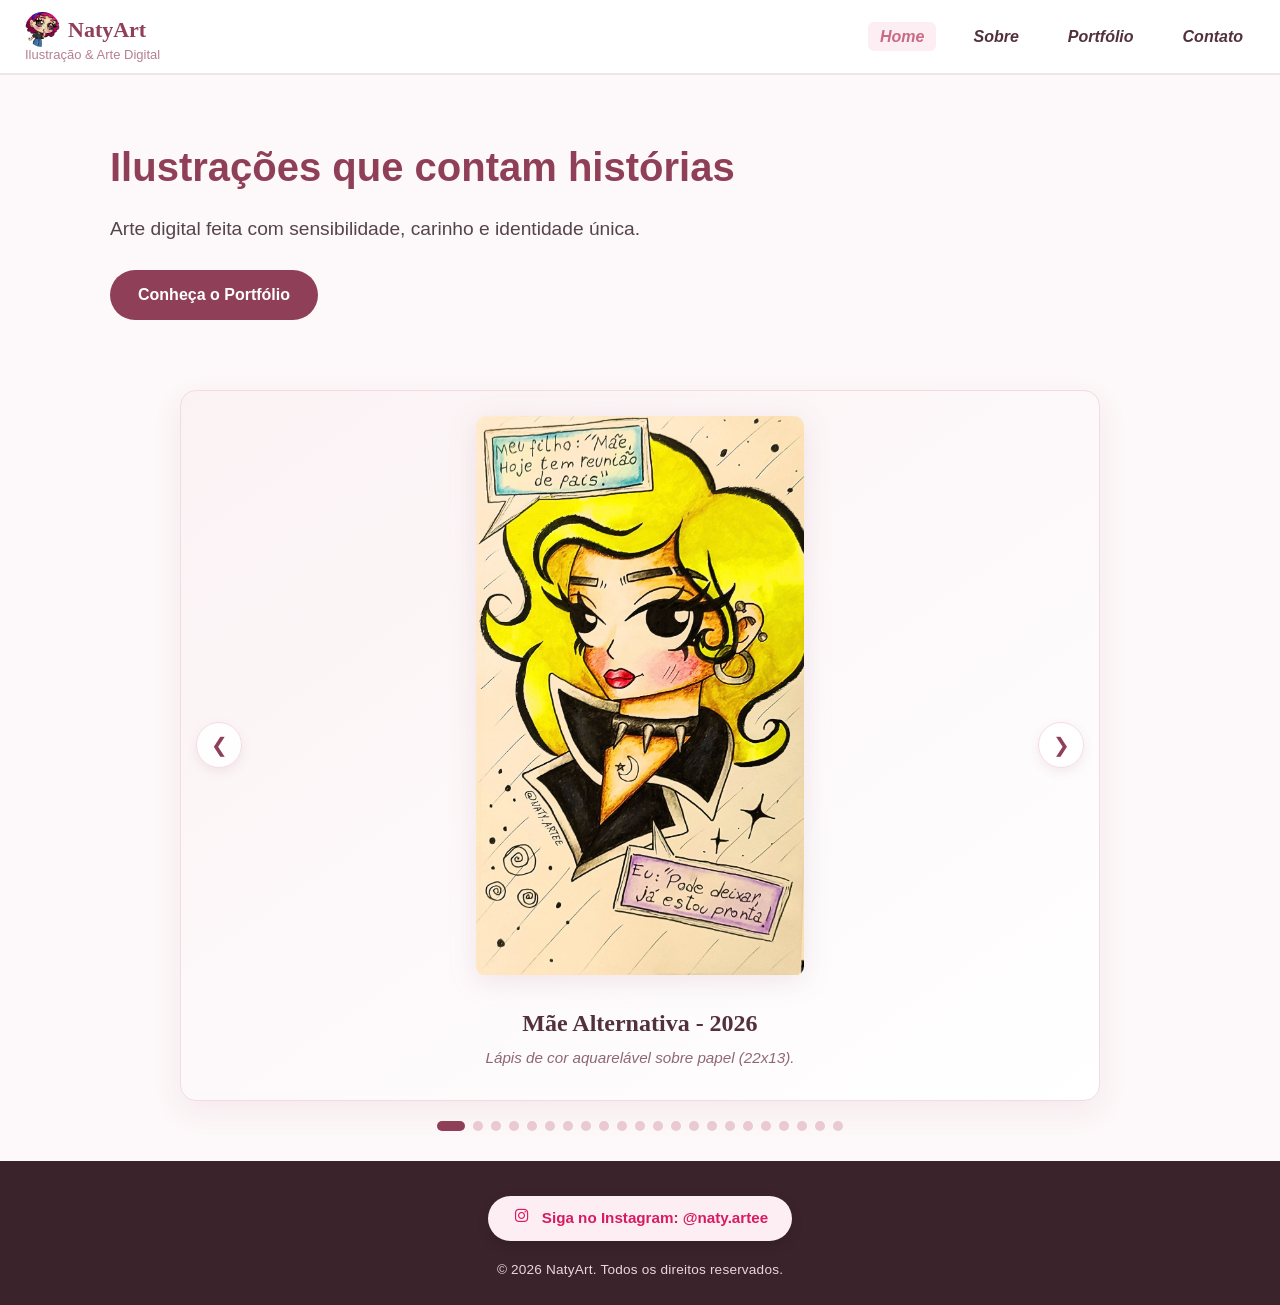
<file: index.html>
<!DOCTYPE html>
<html lang="pt-BR">
<head>
    <meta charset="UTF-8">
    <meta name="viewport" content="width=device-width, initial-scale=1.0">
    <title>NatyArt | Ilustração & Arte Digital</title>

    <!-- Biblioteca de Ícones (Font Awesome CDN) -->
    <link rel="stylesheet" href="https://cdnjs.cloudflare.com/ajax/libs/font-awesome/6.5.1/css/all.min.css" integrity="sha512-DTOQO9RWCH3ppGqcWaEA1BIZOC6xxalwEsw9c2QQeAIftl+Vegovlnee1c9QX4TctnWMn13TZye+giMm8e2LwA==" crossorigin="anonymous" referrerpolicy="no-referrer" />
	
    <!-- Link para a folha de estilos na pasta css/ -->
    <link rel="stylesheet" href="css/style.css">
	<link rel="icon" href="png/logo.png" type="image/png">
</head>
<body>

   <!-- CABEÇALHO & NAVEGAÇÃO -->
<header class="header-principal">
    <div class="logo-container">
        <a href="index.html" class="logo">
            <img src="png/logo.png" alt="Logo NatArt" class="logo-img">
            <span>NatyArt</span>
        </a>
        <span class="logo-subtitle">Ilustração & Arte Digital</span>
    </div>

    <nav class="menu-navegacao">
        <ul>
            <li><a href="index.html" class="active">Home</a></li>
            <li><a href="sobre.html">Sobre</a></li>
            <li><a href="portifolio.html">Portfólio</a></li>
            <li><a href="contato.html">Contato</a></li>
        </ul>
    </nav>
</header>

    <!-- CONTEÚDO PRINCIPAL (HERO & CARROSSEL) -->
    <main>
        <!-- SEÇÃO HERO -->
        <section class="hero-principal">
            <div class="hero-texto">
                <h1>Ilustrações que contam histórias</h1>
                <p>Arte digital feita com sensibilidade, carinho e identidade única.</p>
                <a href="portifolio.html" class="btn-cta">Conheça o Portfólio</a>
            </div>
        </section>

        <!-- SEÇÃO DO CARROSSEL DE ARTES -->
        <section class="galeria-section">
            <div class="carousel-container" id="carousel">
                <button class="carousel-btn prev" id="btnPrev" aria-label="Imagem anterior">&#10094;</button>
                <button class="carousel-btn next" id="btnNext" aria-label="Próxima imagem">&#10095;</button>

                <!-- Trilho onde o JavaScript vai injetar as 21 artes -->
                <div class="carousel-track" id="carouselTrack"></div>
            </div>

            <!-- Indicadores (dots) injetados via JavaScript -->
            <div class="carousel-dots" id="carouselDots"></div>
        </section>
    </main>

    <!-- RODAPÉ & INSTAGRAM -->
    <footer class="footer-principal">
        <a href="https://www.instagram.com/naty.artee" target="_blank" rel="noopener noreferrer" class="btn-instagram">
            <i class="fa-brands fa-instagram"></i>
            Siga no Instagram: @naty.artee
        </a>
        <p>&copy; 2026 NatyArt. Todos os direitos reservados.</p>
    </footer>

    <!-- SCRIPT DO CARROSSEL (Gera as 21 artes dinamicamente) -->
    <script src="js/galeria.js"></script>
</body>
</html>
</file>
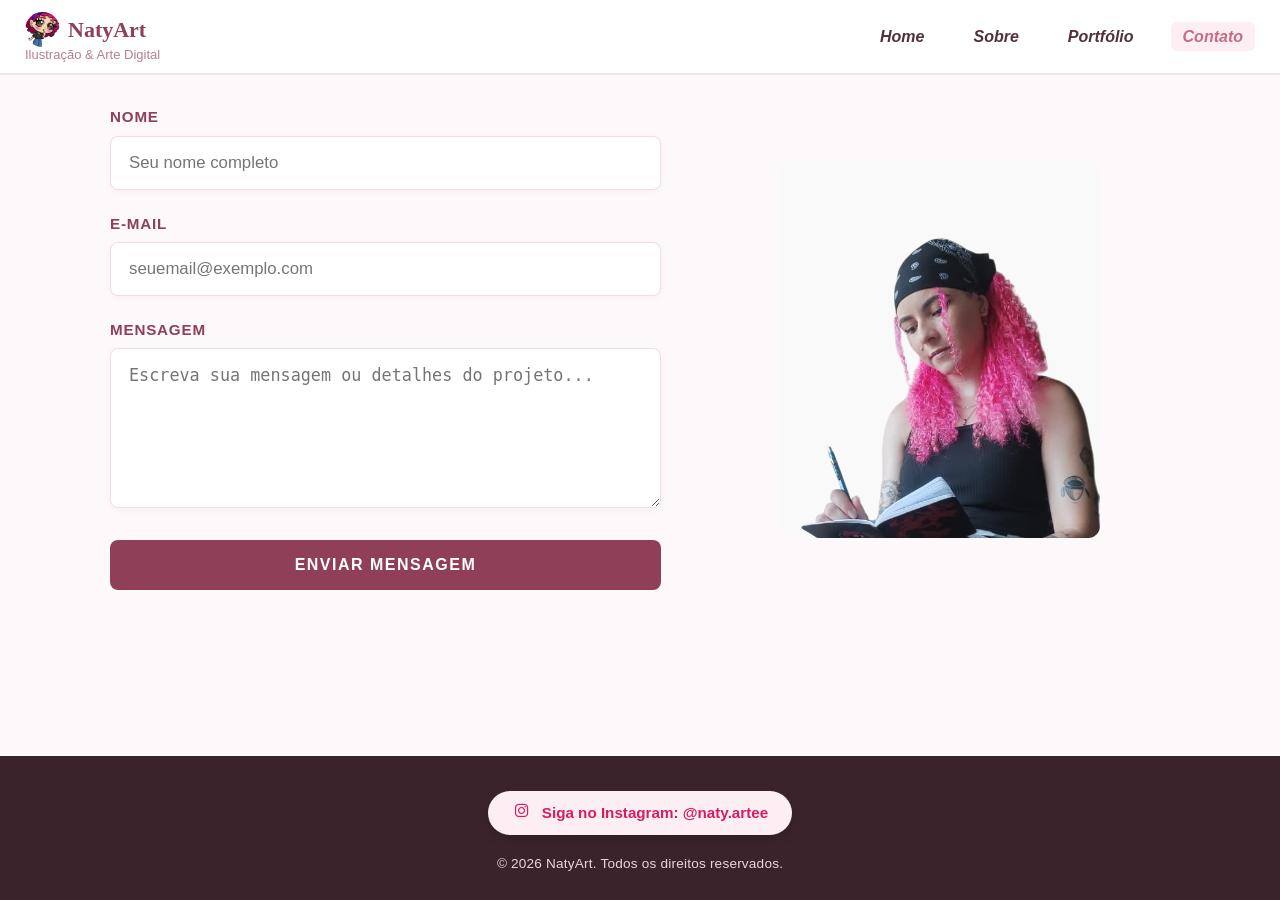
<file: contato.html>
<!DOCTYPE html>
<html lang="pt-BR">
<head>
    <meta charset="UTF-8">
    <meta name="viewport" content="width=device-width, initial-scale=1.0">
    <title>Contato | NatyArt</title>

    <!-- Biblioteca de Ícones (Font Awesome CDN) -->
    <link rel="stylesheet" href="https://cdnjs.cloudflare.com/ajax/libs/font-awesome/6.5.1/css/all.min.css" integrity="sha512-DTOQO9RWCH3ppGqcWaEA1BIZOC6xxalwEsw9c2QQeAIftl+Vegovlnee1c9QX4TctnWMn13TZye+giMm8e2LwA==" crossorigin="anonymous" referrerpolicy="no-referrer" />

    <!-- Link para a folha de estilos na pasta css/ -->
    <link rel="stylesheet" href="css/style.css">
	<link rel="icon" href="png/logo.png" type="image/png">
</head>
<body>

    <!-- CABEÇALHO & NAVEGAÇÃO -->
    <header class="header-principal">
        <div class="logo-container">
            <a href="index.html" class="logo">
                <img src="png/logo.png" alt="Logo NatArt" class="logo-img">
                <span>NatyArt</span>
            </a>
            <span class="logo-subtitle">Ilustração & Arte Digital</span>
        </div>

        <nav class="menu-navegacao">
            <ul>
                <li><a href="index.html">Home</a></li>
                <li><a href="sobre.html">Sobre</a></li>
                <li><a href="portifolio.html">Portfólio</a></li>
                <li><a href="contato.html" class="active">Contato</a></li>
            </ul>
        </nav>
    </header>

    <!-- CONTEÚDO PRINCIPAL (CONTATO) -->
    <main>
        <section class="contato-container">
            <form class="form-contato" action="#" method="POST">
                <div class="campo">
                    <label for="nome">Nome</label>
                    <input type="text" id="nome" name="nome" placeholder="Seu nome completo" required>
                </div>

                <div class="campo">
                    <label for="email">E-mail</label>
                    <input type="email" id="email" name="email" placeholder="seuemail@exemplo.com" required>
                </div>

                <div class="campo">
                    <label for="mensagem">Mensagem</label>
                    <textarea id="mensagem" name="mensagem" placeholder="Escreva sua mensagem ou detalhes do projeto..." required></textarea>
                </div>

                <button type="submit" class="btn-enviar">Enviar Mensagem</button>
            </form>

            <div class="contato-info">
                <img src="png/arte.png" alt="Ilustração de apoio contato">
            </div>
        </section>
    </main>

    <!-- RODAPÉ & INSTAGRAM -->
    <footer class="footer-principal">
        <a href="https://www.instagram.com/naty.artee" target="_blank" rel="noopener noreferrer" class="btn-instagram">
            <i class="fa-brands fa-instagram"></i>
            Siga no Instagram: @naty.artee
        </a>
        <p>&copy; 2026 NatyArt. Todos os direitos reservados.</p>
    </footer>
</body>
</html>
</file>
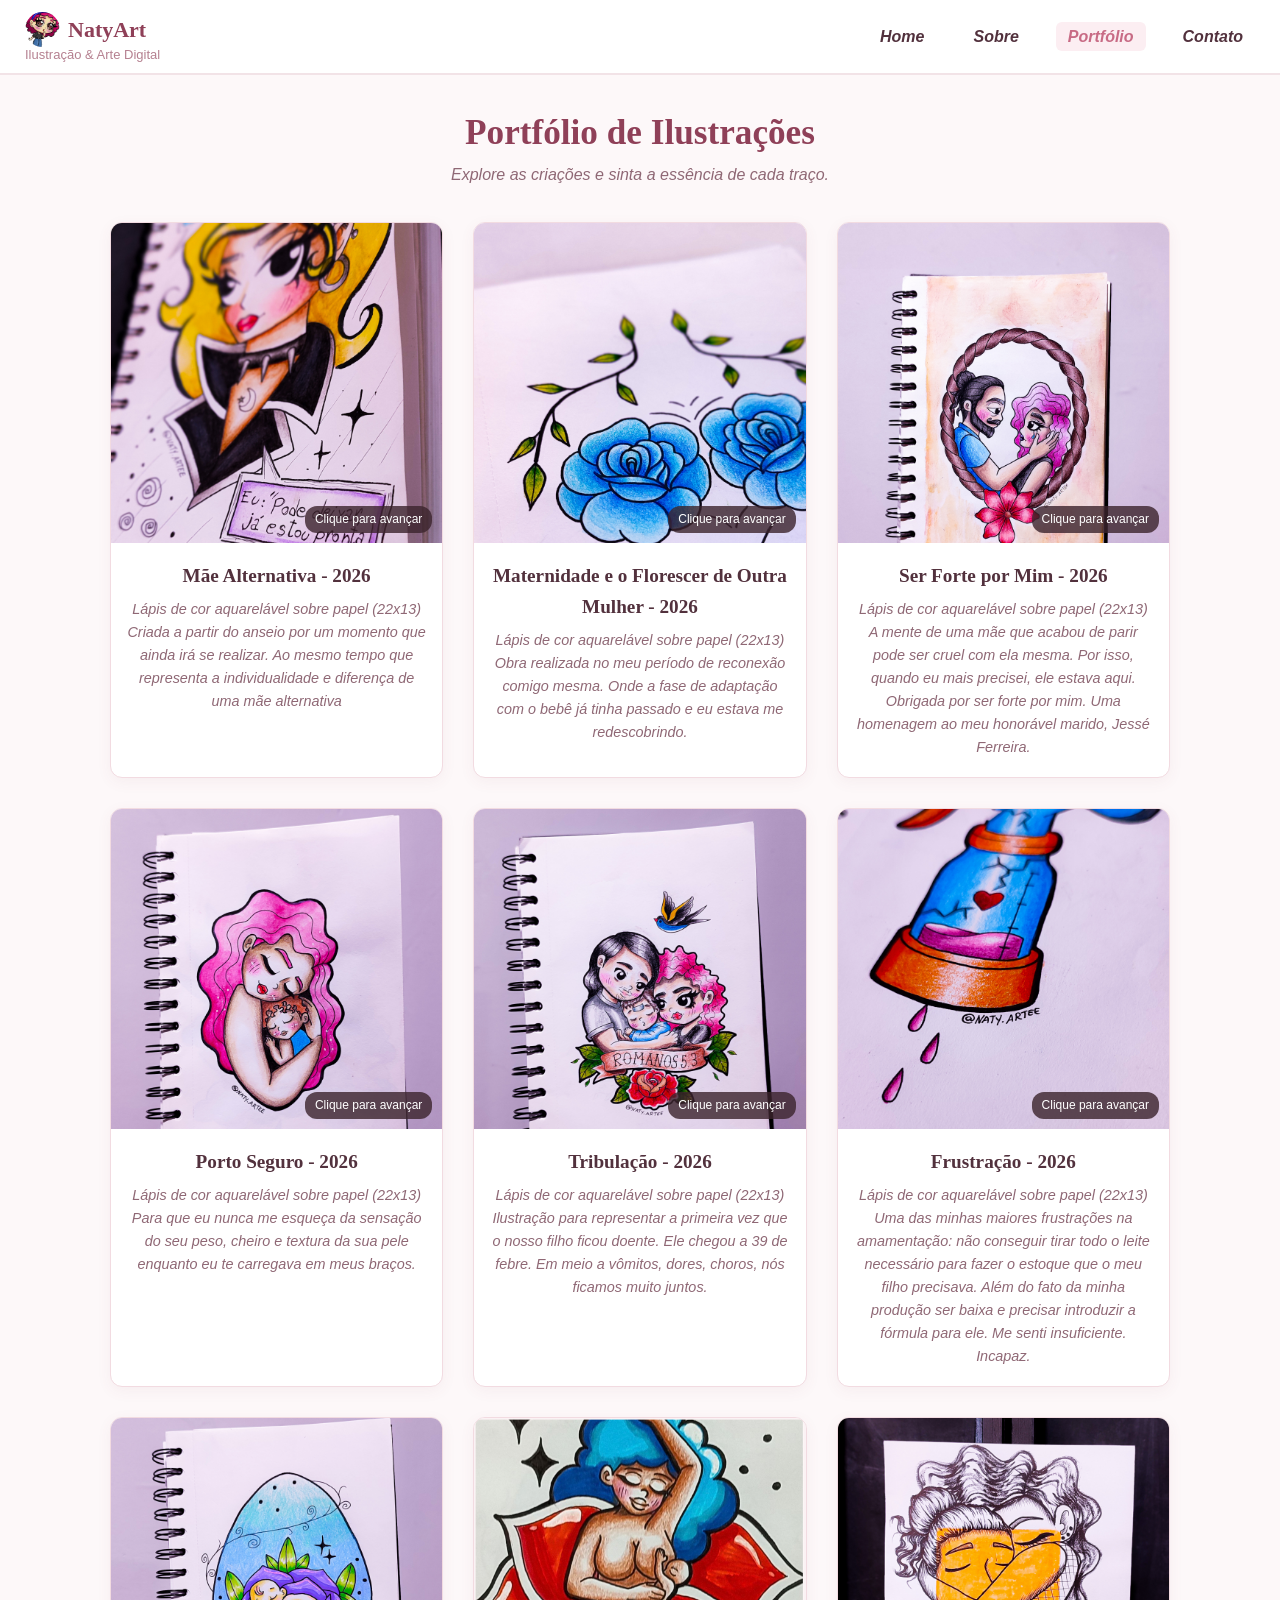
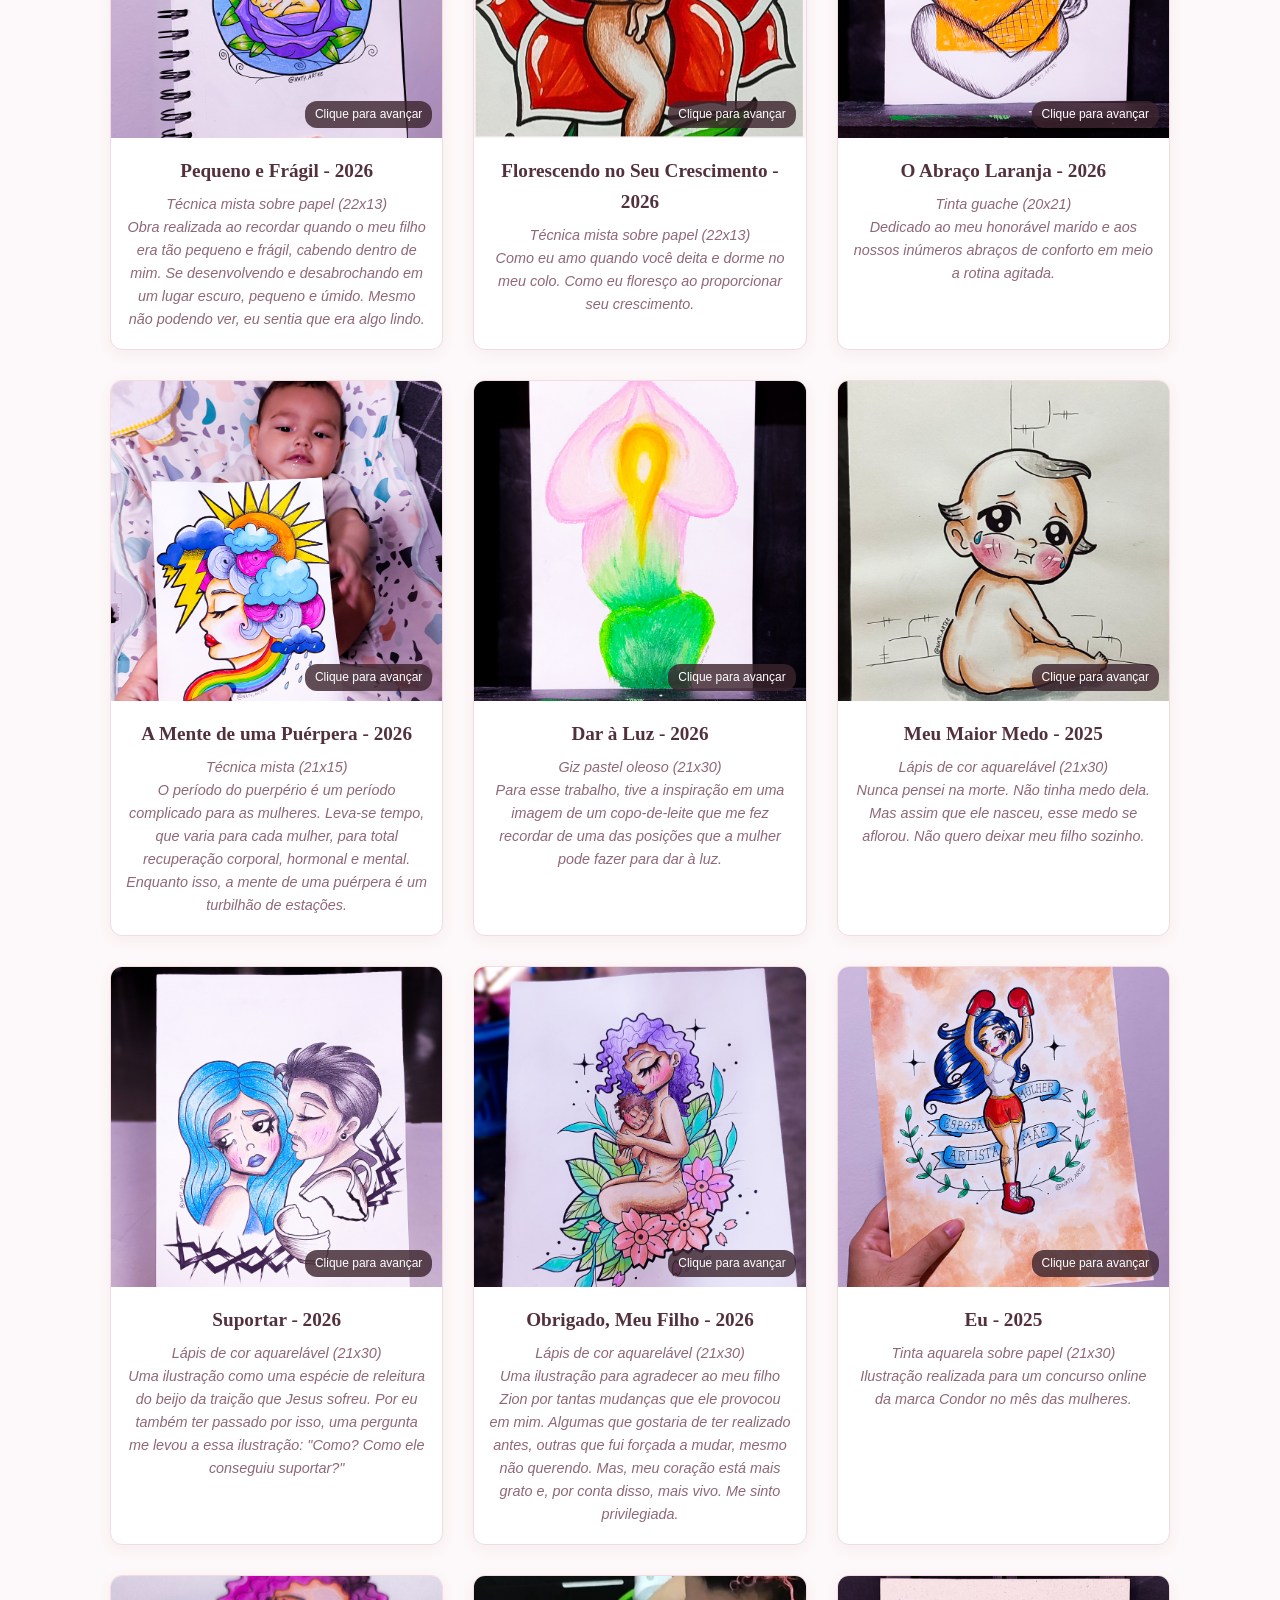
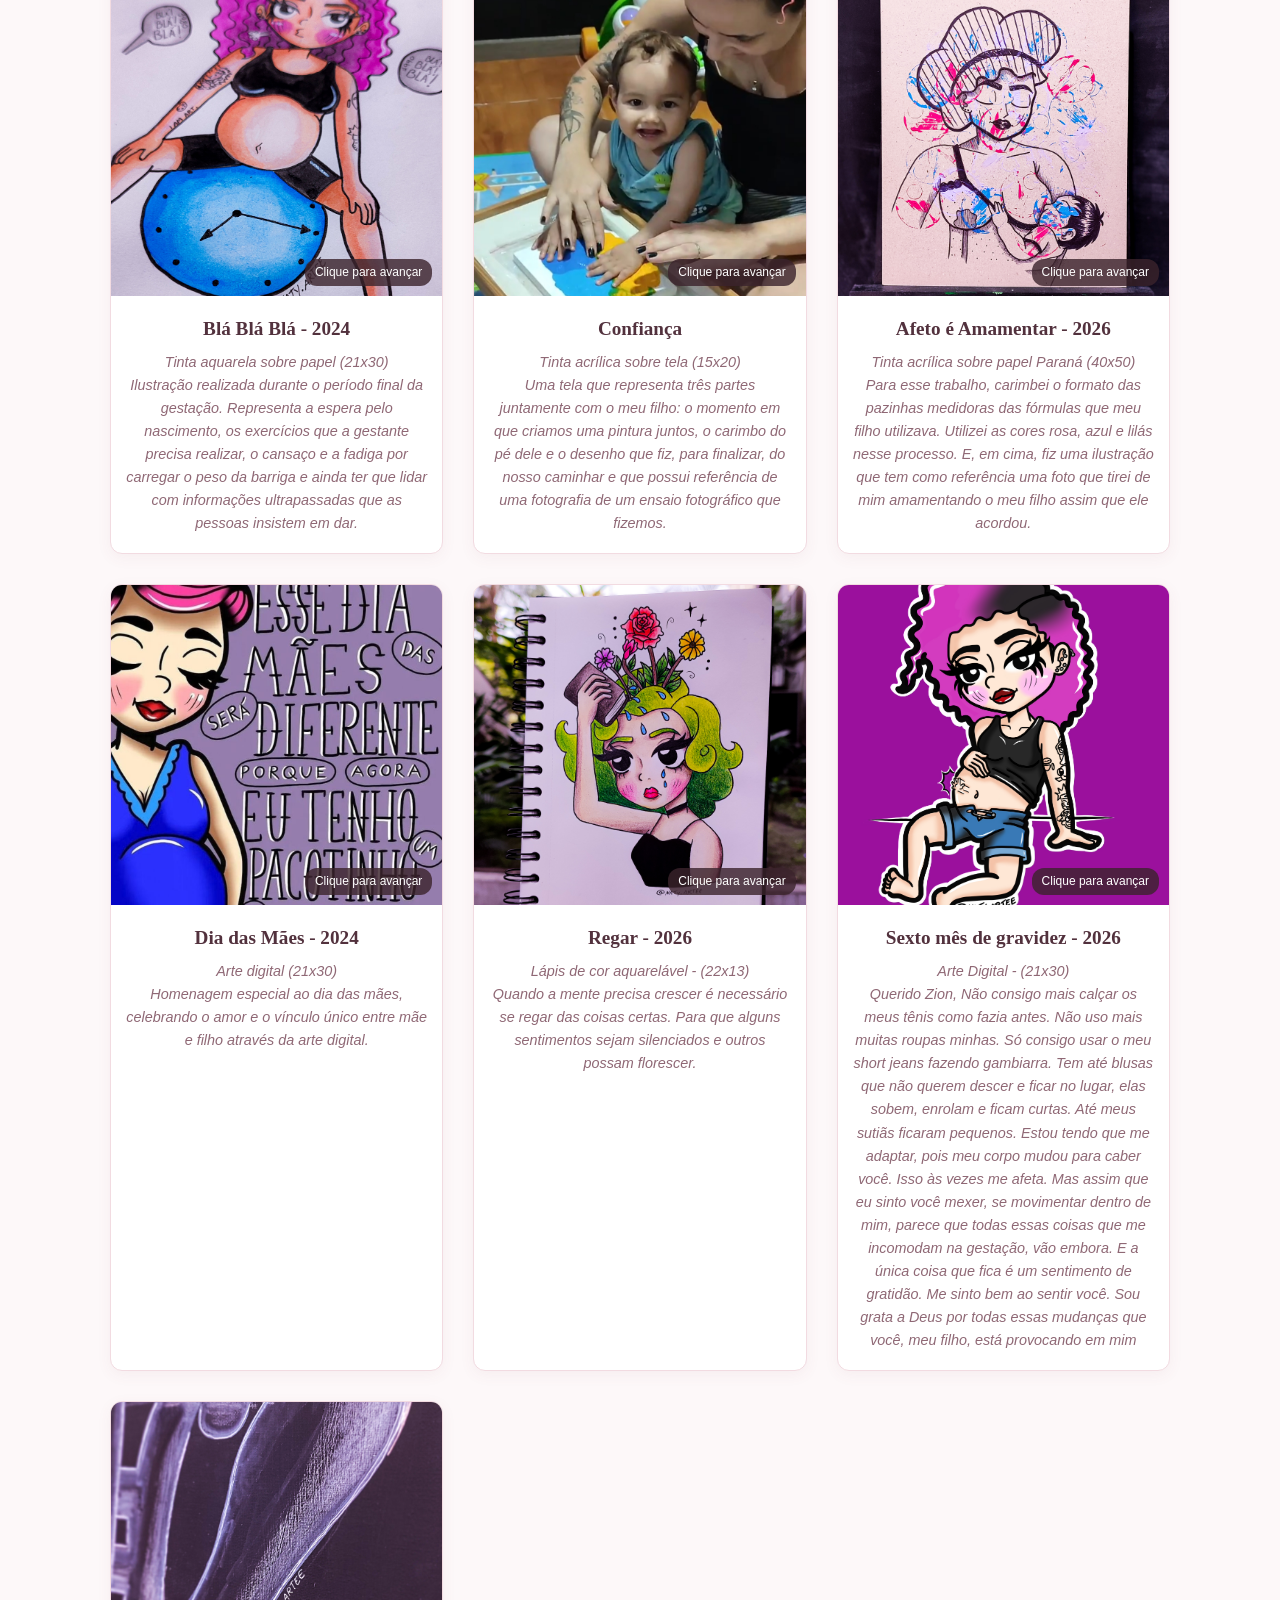
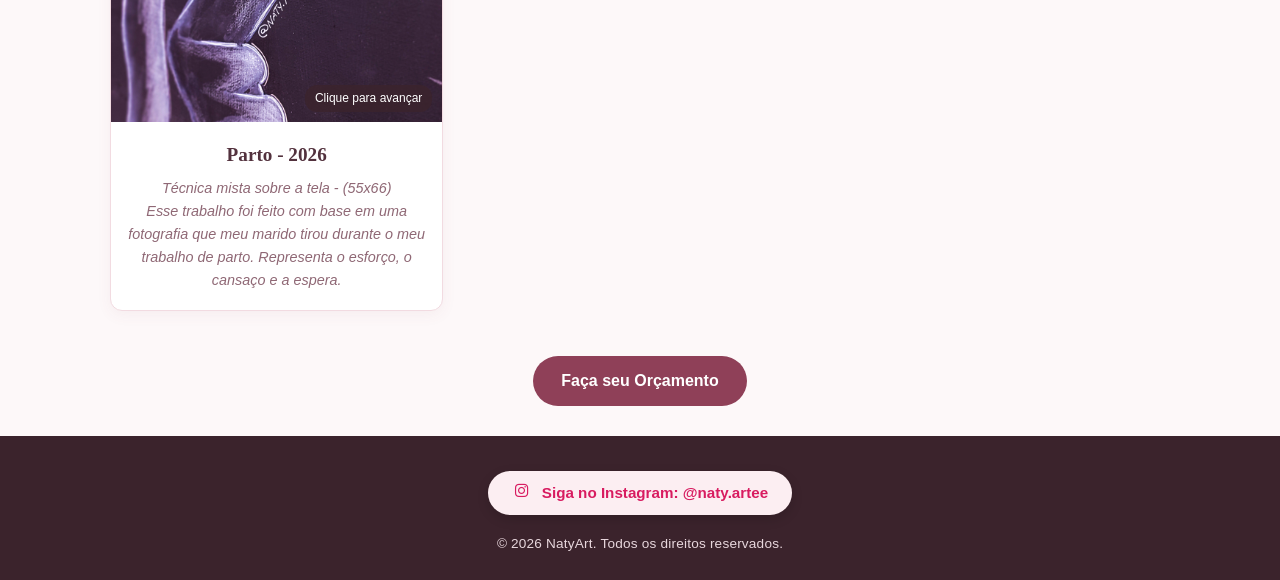
<file: portifolio.html>
<!DOCTYPE html>
<html lang="pt-BR">
<head>
    <meta charset="UTF-8">
    <meta name="viewport" content="width=device-width, initial-scale=1.0">
    <title>Portfólio | NatyArt</title>
    <link rel="icon" type="image/png" href="png/natart.ico">

    <!-- Biblioteca de Ícones (Font Awesome CDN) -->
    <link rel="stylesheet" href="https://cdnjs.cloudflare.com/ajax/libs/font-awesome/6.5.1/css/all.min.css" integrity="sha512-DTOQO9RWCH3ppGqcWaEA1BIZOC6xxalwEsw9c2QQeAIftl+Vegovlnee1c9QX4TctnWMn13TZye+giMm8e2LwA==" crossorigin="anonymous" referrerpolicy="no-referrer" />

    <!-- Link para a folha de estilos na pasta css/ -->
    <link rel="stylesheet" href="css/style.css">
	<link rel="icon" href="png/logo.png" type="image/png">
</head>
<body>

    <!-- CABEÇALHO & NAVEGAÇÃO -->
    <header class="header-principal">
        <div class="logo-container">
            <a href="index.html" class="logo">
                <img src="png/logo.png" alt="Logo NatArt" class="logo-img">
                <span>NatyArt</span>
            </a>
            <span class="logo-subtitle">Ilustração & Arte Digital</span>
        </div>

        <nav class="menu-navegacao">
            <ul>
                <li><a href="index.html">Home</a></li>
                <li><a href="sobre.html">Sobre</a></li>
                <li><a href="portifolio.html" class="active">Portfólio</a></li>
                <li><a href="contato.html">Contato</a></li>
            </ul>
        </nav>
    </header>

    <!-- CONTEÚDO PRINCIPAL (PORTFÓLIO) -->
    <main>
        <section class="portfolio-section">
            <h2>Portfólio de Ilustrações</h2>
            <p class="portfolio-subtitulo">Explore as criações e sinta a essência de cada traço.</p>

            <!-- Container da Galeria em Grid -->
            <div class="portfolio-grid">
                
                <!-- Arte 1 -->
                <div class="portfolio-card">
                    <div class="portfolio-img-container galeria-etapas">
                        <img src="extrair/arte1/arte1_etapa1.jpg" alt="Esboço" class="etapa-img active" style = "object-position: center 32%;">
                        <img src="extrair/arte1/arte1_etapa2.jpg" alt="Durante" class="etapa-img" style="object-position: center 50%;">
                        <img src="extrair/arte1/arte1.jpg" alt="Arte Final" class="etapa-img" style = "object-position: center 10%;">
                        <span class="badge-processo">Clique para avançar</span>
                    </div>
                    <div class="portfolio-info">
                        <h3> Mãe Alternativa - 2026</h3>
                        <p class="obra-tecnica">Lápis de cor aquarelável sobre papel (22x13)</p>
                        <p class="obra-desc">
						Criada a partir do anseio por um momento que ainda irá se realizar. 
						Ao mesmo tempo que representa a individualidade e diferença de uma mãe alternativa</p>
                    </div>
                </div>

                <!-- Arte 2 -->
                <div class="portfolio-card">
                    <div class="portfolio-img-container galeria-etapas">
                        <img src="extrair/arte2/arte2_etapa1.jpg" alt="Esboço" class="etapa-img active" style = "object-position: center 32%;">
                        <img src="extrair/arte2/arte2_etapa2.jpg" alt="Durante" class="etapa-img" style = "object-position: center 50%;">
						<img src="extrair/arte2/arte2_etapa3.jpg" alt="Durante" class="etapa-img" style = "object-position: center 10%;">
                        <img src="extrair/arte2/arte2.jpg" alt="Arte Final" class="etapa-img">
                        <span class="badge-processo">Clique para avançar</span>
                    </div>
                    <div class="portfolio-info">
                        <h3>Maternidade e o Florescer de Outra Mulher - 2026</h3>
                        <p class="obra-tecnica">Lápis de cor aquarelável sobre papel (22x13)</p>
                        <p class="obra-desc">
						Obra realizada no meu período de reconexão comigo mesma. 
						Onde a fase de adaptação com o bebê já tinha passado e eu estava me redescobrindo.</p>
                    </div>
                </div>

                <!-- Arte 3 -->
                <div class="portfolio-card">
                    <div class="portfolio-img-container galeria-etapas">
                        <img src="extrair/arte3/arte3_etapa1.jpg" alt="Esboço" class="etapa-img active">
						<img src="extrair/arte3/arte3_etapa3.jpg" alt="Durante" class="etapa-img">
                        <img src="extrair/arte3/arte3.jpg" alt="Arte Final" class="etapa-img">
                        <span class="badge-processo">Clique para avançar</span>
                    </div>
                    <div class="portfolio-info">
                        <h3>Ser Forte por Mim - 2026</h3>
                        <p class="obra-tecnica">Lápis de cor aquarelável sobre papel (22x13)</p>
                        <p class="obra-desc">
						A mente de uma mãe que acabou de parir pode ser cruel com ela mesma. 
						Por isso, quando eu mais precisei, ele estava aqui. Obrigada por ser forte por mim. 
						Uma homenagem ao meu honorável marido, Jessé Ferreira.</p>
                    </div>
                </div>

                <!-- Arte 4 -->
                <div class="portfolio-card">
                    <div class="portfolio-img-container galeria-etapas">
                        <img src="extrair/arte4/arte4_etapa1.jpg" alt="Esboço" class="etapa-img active">
						<img src="extrair/arte4/arte4_etapa2.jpg" alt="Durante" class="etapa-img">
						<img src="extrair/arte4/arte4_etapa3.jpg" alt="Durante" class="etapa-img">
                        <img src="extrair/arte4/arte4.jpg" alt="Arte Final" class="etapa-img">
                        <span class="badge-processo">Clique para avançar</span>
                    </div>
                    <div class="portfolio-info">
                        <h3>Porto Seguro - 2026</h3>
                        <p class="obra-tecnica">Lápis de cor aquarelável sobre papel (22x13)</p>
                        <p class="obra-desc">
						Para que eu nunca me esqueça da sensação do seu peso, 
						cheiro e textura da sua pele enquanto eu te carregava em meus braços.</p>
                    </div>
                </div>

                <!-- Arte 5 -->
                <div class="portfolio-card">
                    <div class="portfolio-img-container galeria-etapas">
                        <img src="extrair/arte5/arte5_etapa1.jpg" alt="Esboço" class="etapa-img active">
                        <img src="extrair/arte5/arte5_etapa2.jpg" alt="Durante" class="etapa-img">
                        <img src="extrair/arte5/arte5.jpg" alt="Arte Final" class="etapa-img">
                        <span class="badge-processo">Clique para avançar</span>
                    </div>
                    <div class="portfolio-info">
                        <h3>Tribulação - 2026</h3>
                        <p class="obra-tecnica">Lápis de cor aquarelável sobre papel (22x13)</p>
                        <p class="obra-desc">
						Ilustração para representar a primeira vez que o nosso filho ficou doente. 
						Ele chegou a 39 de febre. Em meio a vômitos, dores, choros, nós ficamos muito juntos.</p>
                    </div>
                </div>

                <!-- Arte 6 -->
                <div class="portfolio-card">
                    <div class="portfolio-img-container galeria-etapas">
                        <img src="extrair/arte6/arte6_etapa1.jpg" alt="Esboço" class="etapa-img active">
                        <img src="extrair/arte6/arte6_etapa2.jpg" alt="Durante" class="etapa-img">
						<img src="extrair/arte6/arte6_etapa3.jpg" alt="Durante" class="etapa-img">
                        <img src="extrair/arte6.jpg" alt="Arte Final" class="etapa-img">
                        <span class="badge-processo">Clique para avançar</span>
                    </div>
                    <div class="portfolio-info">
                        <h3>Frustração - 2026</h3>
                        <p class="obra-tecnica">Lápis de cor aquarelável sobre papel (22x13)</p>
                        <p class="obra-desc">
						Uma das minhas maiores frustrações na amamentação: 
						não conseguir tirar todo o leite necessário para fazer o estoque que o meu filho precisava. 
						Além do fato da minha produção ser baixa e precisar introduzir a fórmula para ele. Me senti insuficiente. 
						Incapaz.</p>
                    </div>
                </div>

                <!-- Arte 7 -->
                <div class="portfolio-card">
                    <div class="portfolio-img-container galeria-etapas">
                        <img src="extrair/arte7/arte7_etapa1.jpg" alt="Esboço" class="etapa-img active">
                        <img src="extrair/arte7/arte7_etapa2.jpg" alt="Durante" class="etapa-img">
						<img src="extrair/arte7/arte7_etapa3.jpg" alt="Durante" class="etapa-img">
                        <img src="extrair/arte7.jpg" alt="Arte Final" class="etapa-img">
                        <span class="badge-processo">Clique para avançar</span>
                    </div>
                    <div class="portfolio-info">
                        <h3>Pequeno e Frágil - 2026</h3>
                        <p class="obra-tecnica">Técnica mista sobre papel (22x13)</p>
                        <p class="obra-desc">
						Obra realizada ao recordar quando o meu filho era tão pequeno e frágil, cabendo dentro de mim. 
						Se desenvolvendo e desabrochando em um lugar escuro, pequeno e úmido. 
						Mesmo não podendo ver, eu sentia que era algo lindo.</p>
                    </div>
                </div>

                <!-- Arte 8 -->
                <div class="portfolio-card">
                    <div class="portfolio-img-container galeria-etapas">
                        <img src="extrair/arte8/arte8.jpg" alt="Esboço" class="etapa-img active" style = "object-position: center 32%;">
						<img src="extrair/arte8/arte8_etapa1.jpg" alt="Durante" class="etapa-img">
                        <span class="badge-processo">Clique para avançar</span>
                    </div>
                    <div class="portfolio-info">
                        <h3>Florescendo no Seu Crescimento - 2026</h3>
                        <p class="obra-tecnica">Técnica mista sobre papel (22x13)</p>
                        <p class="obra-desc">
						Como eu amo quando você deita e dorme no meu colo. 
						Como eu floresço ao proporcionar seu crescimento.</p>
                    </div>
                </div>

                <!-- Arte 9 -->
                <div class="portfolio-card">
                    <div class="portfolio-img-container galeria-etapas">
                        <img src="extrair/arte9/arte9_etapa1.jpg" alt="Esboço" class="etapa-img active">
                        <img src="extrair/arte9/arte9_etapa2.jpg" alt="Durante" class="etapa-img">
						<img src="extrair/arte9/arte9_etapa3.jpg" alt="Durante" class="etapa-img" style = "object-position: center 32%;">
                        <img src="extrair/arte9.jpg" alt="Arte Final" class="etapa-img">
                        <span class="badge-processo">Clique para avançar</span>
                    </div>
                    <div class="portfolio-info">
                        <h3>O Abraço Laranja - 2026</h3>
                        <p class="obra-tecnica">Tinta guache (20x21)</p>
                        <p class="obra-desc">
						Dedicado ao meu honorável marido e aos nossos inúmeros 
						abraços de conforto em meio a rotina agitada.</p>
                    </div>
                </div>

                <!-- Arte 10 -->
                <div class="portfolio-card">
                    <div class="portfolio-img-container galeria-etapas">
                        <img src="extrair/arte10/arte10_etapa1.jpg" alt="Esboço" class="etapa-img active">
                        <img src="extrair/arte10/arte10_etapa2.jpg" alt="Durante" class="etapa-img">
						<img src="extrair/arte10/arte10_etapa3.jpg" alt="Durante" class="etapa-img">
                        <img src="extrair/arte10/arte10.jpg" alt="Arte Final" class="etapa-img">
                        <span class="badge-processo">Clique para avançar</span>
                    </div>
                    <div class="portfolio-info">
                        <h3>A Mente de uma Puérpera - 2026</h3>
                        <p class="obra-tecnica">Técnica mista (21x15)</p>
                        <p class="obra-desc">
						O período do puerpério é um período complicado para as mulheres. 
						Leva-se tempo, que varia para cada mulher, para total recuperação corporal, 
						hormonal e mental. Enquanto isso, 
						a mente de uma puérpera é um turbilhão de estações.</p>
                    </div>
                </div>

                <!-- Arte 11 -->
                <div class="portfolio-card">
                    <div class="portfolio-img-container galeria-etapas">
                        <img src="extrair/arte11/arte11_etapa1.jpg" alt="Esboço" class="etapa-img active">
                        <img src="extrair/arte11/arte11_etapa2.jpg" alt="Durante" class="etapa-img">
						<img src="extrair/arte11/arte11_etapa3.jpg" alt="Durante" class="etapa-img">
                        <img src="extrair/arte11/arte11.jpg" alt="Arte Final" class="etapa-img">
                        <span class="badge-processo">Clique para avançar</span>
                    </div>
                    <div class="portfolio-info">
                        <h3>Dar à Luz - 2026</h3>
                        <p class="obra-tecnica">Giz pastel oleoso (21x30)</p>
                        <p class="obra-desc">
						Para esse trabalho, tive a inspiração em uma imagem de um copo-de-leite que 
						me fez recordar de uma das posições que a mulher pode fazer para dar à luz.</p>
                    </div>
                </div>

                <!-- Arte 12 -->
                <div class="portfolio-card">
                    <div class="portfolio-img-container galeria-etapas">
                        <img src="extrair/arte12.jpg" alt="Esboço" class="etapa-img active">
                        <span class="badge-processo">Clique para avançar</span>
                    </div>
                    <div class="portfolio-info">
                        <h3>Meu Maior Medo - 2025</h3>
                        <p class="obra-tecnica">Lápis de cor aquarelável (21x30)</p>
                        <p class="obra-desc">
						Nunca pensei na morte. Não tinha medo dela. Mas assim que ele nasceu, 
						esse medo se aflorou. Não quero deixar meu filho sozinho.</p>
                    </div>
                </div>

                <!-- Arte 13 -->
                <div class="portfolio-card">
                    <div class="portfolio-img-container galeria-etapas">
                        <img src="extrair/arte13/arte13_etapa1.jpg" alt="Esboço" class="etapa-img active">
                        <img src="extrair/arte13/arte13_etapa2.jpg" alt="Durante" class="etapa-img">
						<img src="extrair/arte13/arte13_etapa3.jpg" alt="Durante" class="etapa-img">
						<img src="extrair/arte13/arte13_etapa4.jpg" alt="Durante" class="etapa-img">
                        <img src="extrair/arte13/arte13.jpg" alt="Arte Final" class="etapa-img">
                        <span class="badge-processo">Clique para avançar</span>
                    </div>
                    <div class="portfolio-info">
                        <h3>Suportar - 2026</h3>
                        <p class="obra-tecnica">Lápis de cor aquarelável (21x30)</p>
                        <p class="obra-desc">
						Uma ilustração como uma espécie de releitura do beijo da traição que Jesus sofreu. 
						Por eu também ter passado por isso, uma pergunta me levou a essa ilustração:
						"Como? Como ele conseguiu suportar?"</p>
                    </div>
                </div>

                <!-- Arte 14 -->
                <div class="portfolio-card">
                    <div class="portfolio-img-container galeria-etapas">
                        <img src="extrair/arte14/arte14_etapa1.jpg" alt="Esboço" class="etapa-img active">
                        <img src="extrair/arte14/arte14_etapa2.jpg" alt="Durante" class="etapa-img">
						 <img src="extrair/arte14/arte14_etapa3.jpg" alt="Durante" class="etapa-img">
						  <img src="extrair/arte14/arte14_etapa4.jpg" alt="Durante" class="etapa-img">
                        <img src="extrair/arte14/arte14.jpg" alt="Arte Final" class="etapa-img">
                        <span class="badge-processo">Clique para avançar</span>
                    </div>
                    <div class="portfolio-info">
                        <h3>Obrigado, Meu Filho - 2026</h3>
                        <p class="obra-tecnica">Lápis de cor aquarelável (21x30)</p>
                        <p class="obra-desc">
						Uma ilustração para agradecer ao meu filho Zion por tantas mudanças que ele provocou em mim.
						Algumas que gostaria de ter realizado antes, outras que fui forçada a mudar, mesmo não querendo. 
						Mas, meu coração está mais grato e, por conta disso, mais vivo. Me sinto privilegiada.</p>
                    </div>
                </div>

                <!-- Arte 15 -->
                <div class="portfolio-card">
                    <div class="portfolio-img-container galeria-etapas">
                        <img src="extrair/arte15/arte15_etapa1.jpg" alt="Esboço" class="etapa-img active" style = "object-position: center 55%;">
                        <img src="extrair/arte15/arte15_etapa2.jpg" alt="Durante" class="etapa-img" style = "object-position: center 40%;">
                        <img src="extrair/arte15/arte15.jpg" alt="Arte Final" class="etapa-img" style = "object-position: center 32%;">
                        <span class="badge-processo">Clique para avançar</span>
                    </div>
                    <div class="portfolio-info">
                        <h3>Eu - 2025</h3>
                        <p class="obra-tecnica">Tinta aquarela sobre papel (21x30)</p>
                        <p class="obra-desc">
						Ilustração realizada para um concurso online da marca Condor no mês das mulheres.</p>
                    </div>
                </div>

                <!-- Arte 16 -->
                <div class="portfolio-card">
                    <div class="portfolio-img-container galeria-etapas">
                        <img src="extrair/arte16/arte16_etapa1.jpg" alt="Esboço" class="etapa-img active" style = "object-position: center 30%;">
						<img src="extrair/arte16/arte16_etapa2.jpg" alt="Durante" class="etapa-img">
						<img src="extrair/arte16/arte16.jpg" alt="Arte Final" class="etapa-img">
                        <span class="badge-processo">Clique para avançar</span>
                    </div>
                    <div class="portfolio-info">
                        <h3>Blá Blá Blá - 2024</h3>
                        <p class="obra-tecnica">Tinta aquarela sobre papel (21x30)</p>
                        <p class="obra-desc">
						Ilustração realizada durante o período final da gestação. 
						Representa a espera pelo nascimento, os exercícios que a gestante precisa realizar, o cansaço e a fadiga por carregar 
						o peso da barriga e ainda ter que lidar com informações ultrapassadas que as pessoas insistem em dar.</p>
                    </div>
                </div>

                <!-- Arte 17 -->
                <div class="portfolio-card">
                    <div class="portfolio-img-container galeria-etapas">
                        <img src="extrair/arte17/arte17_etapa1.jpg" alt="Esboço" class="etapa-img active">
                        <img src="extrair/arte17/arte17_etapa2.jpg" alt="Durante" class="etapa-img">
						<img src="extrair/arte17/arte17_etapa3.jpg" alt="Durante" class="etapa-img">
						<img src="extrair/arte17/arte17_etapa4.jpg" alt="Durante" class="etapa-img">
						<img src="extrair/arte17/arte17_etapa5.jpg" alt="Durante" class="etapa-img">
						<img src="extrair/arte17/arte17_etapa6.jpg" alt="Durante" class="etapa-img">
                        <img src="extrair/arte17/arte17.jpg" alt="Arte Final" class="etapa-img">
                        <span class="badge-processo">Clique para avançar</span>
                    </div>
                    <div class="portfolio-info">
                        <h3>Confiança</h3>
                        <p class="obra-tecnica">Tinta acrílica sobre tela (15x20)</p>
                        <p class="obra-desc">
						Uma tela que representa três partes juntamente com o meu filho: 
						o momento em que criamos uma pintura juntos, o carimbo do pé dele e o desenho que fiz, para finalizar, 
						do nosso caminhar e que possui referência de uma fotografia de um ensaio fotográfico que fizemos.</p>
                    </div>
                </div>

                <!-- Arte 18 -->
                <div class="portfolio-card">
                    <div class="portfolio-img-container galeria-etapas">
                        <img src="extrair/arte18/arte18_etapa1.jpg" alt="Esboço" class="etapa-img active" style = "object-position: center 52%;">
                        <img src="extrair/arte18/arte18_etapa2.jpg" alt="Durante" class="etapa-img">
						<img src="extrair/arte18/arte18_etapa4.jpg" alt="Durante" class="etapa-img" style = "object-position: center 40%;">
						<img src="extrair/arte18/arte18_etapa5.jpg" alt="Durante" class="etapa-img" style = "object-position: center 15%;">
						<img src="extrair/arte18/arte18_etapa6.jpg" alt="Durante" class="etapa-img">
						<img src="extrair/arte18/arte18_etapa7.jpeg" alt="Durante" class="etapa-img">
						<img src="extrair/arte18/arte18_etapa8.jpeg" alt="Durante" class="etapa-img">
						<img src="extrair/arte18/arte18_etapa9.jpeg" alt="Durante" class="etapa-img">
						<img src="extrair/arte18/arte18_etapa10.jpeg" alt="Durante" class="etapa-img">
                        <img src="extrair/arte18/arte18.jpg" alt="Arte Final" class="etapa-img" style = "object-position: center 55%;">
                        <span class="badge-processo">Clique para avançar</span>
                    </div>
                    <div class="portfolio-info">
                        <h3>Afeto é Amamentar - 2026</h3>
                        <p class="obra-tecnica">Tinta acrílica sobre papel Paraná (40x50)</p>
                        <p class="obra-desc">
						Para esse trabalho, carimbei o formato das pazinhas medidoras das fórmulas que meu filho utilizava. 
						Utilizei as cores rosa, azul e lilás nesse processo. 
						E, em cima, fiz uma ilustração que tem como referência 
						uma foto que tirei de mim amamentando o meu filho assim que ele acordou.</p>
                    </div>
                </div>

                <!-- Arte 19 -->
                <div class="portfolio-card">
                    <div class="portfolio-img-container galeria-etapas">
                        <img src="extrair/arte19.jpg" alt="Esboço" class="etapa-img active" style = "object-position: center 55%;">
                        <span class="badge-processo">Clique para avançar</span>
                    </div>
                    <div class="portfolio-info">
                        <h3>Dia das Mães - 2024</h3>
                        <p class="obra-tecnica">Arte digital (21x30)</p>
                        <p class="obra-desc">
						Homenagem especial ao dia das mães, celebrando o amor e o vínculo 
						único entre mãe e filho através da arte digital.</p>
                    </div>
                </div>

                <!-- Arte 20 -->
                <div class="portfolio-card">
                    <div class="portfolio-img-container galeria-etapas">
                        <img src="extrair/arte20/arte20_etapa1.jpg" alt="Esboço" class="etapa-img active">
                        <img src="extrair/arte20/arte20_etapa2.jpg" alt="Durante" class="etapa-img">
						<img src="extrair/arte20/arte20_etapa3.jpg" alt="Durante" class="etapa-img" style = "object-position: center 60%;">
                        <img src="extrair/arte20/arte20.jpg" alt="Arte Final" class="etapa-img">
                        <span class="badge-processo">Clique para avançar</span>
                    </div>
                    <div class="portfolio-info">
                        <h3>Regar - 2026</h3>
                        <p class="obra-tecnica">Lápis de cor aquarelável - (22x13)</p>
                        <p class="obra-desc">
						Quando a mente precisa crescer é necessário se regar das coisas certas. 
						Para que alguns sentimentos sejam silenciados e outros possam florescer.</p>
                    </div>
                </div>
				
				<!-- Arte 21 -->
                <div class="portfolio-card">
                    <div class="portfolio-img-container galeria-etapas">
                        <img src="extrair/arte21/arte21.jpg" alt="Esboço" class="etapa-img active">
                        <span class="badge-processo">Clique para avançar</span>
                    </div>
                    <div class="portfolio-info">
                        <h3>Sexto mês de gravidez - 2026</h3>
                        <p class="obra-tecnica">Arte Digital - (21x30)</p>
                        <p class="obra-desc">
						Querido Zion,
						Não consigo mais calçar os meus tênis como fazia antes. Não uso mais muitas roupas minhas. 
						Só consigo usar o meu short jeans fazendo gambiarra. Tem até blusas que não querem descer e ficar no lugar, elas sobem, enrolam e ficam curtas. 
						Até meus sutiãs ficaram pequenos. Estou tendo que me adaptar, pois meu corpo mudou para caber você. Isso às vezes me afeta. 
						Mas assim que eu sinto você mexer, se movimentar dentro de mim, parece que todas essas coisas que me incomodam na gestação, vão embora. 
						E a única coisa que fica é um sentimento de gratidão. 
						Me sinto bem ao sentir você. Sou grata a Deus por todas essas mudanças que você, meu filho, está provocando em mim</p>
                    </div>
                </div>
				
				<!-- Arte 22 -->
                <div class="portfolio-card">
                    <div class="portfolio-img-container galeria-etapas">
                        <img src="extrair/arte22/arte22_etapa1.jpg" alt="Esboço" class="etapa-img active">
						<img src="extrair/arte22/arte22_etapa2.jpg" alt="Durante" class="etapa-img">
						<img src="extrair/arte22/arte22_etapa3.jpg" alt="Durante" class="etapa-img">
						<img src="extrair/arte22/arte22_etapa4.jpg" alt="Durante" class="etapa-img">
						<img src="extrair/arte22/arte22_etapa5.jpg" alt="Durante" class="etapa-img">
						<img src="extrair/arte22/arte22_etapa6.jpg" alt="Durante" class="etapa-img">
						<img src="extrair/arte22/arte22_etapa7.jpg" alt="Durante" class="etapa-img">
						<img src="extrair/arte22/arte22_etapa8.jpg" alt="Durante" class="etapa-img">
						<img src="extrair/arte22/arte22_etapa9.jpg" alt="Durante" class="etapa-img">
						<img src="extrair/arte22/arte22_etapa10.jpg" alt="Durante" class="etapa-img">
						<img src="extrair/arte22/arte22_etapa11.jpg" alt="Durante" class="etapa-img">
						<img src="extrair/arte22/arte22_etapa12.jpg" alt="Durante" class="etapa-img">
						<img src="extrair/arte22/arte22_etapa13.jpg" alt="Durante" class="etapa-img">
						<img src="extrair/arte22/arte22.jpg" alt="Arte Final" class="etapa-img">
                        <span class="badge-processo">Clique para avançar</span>
                    </div>
                    <div class="portfolio-info">
                        <h3>Parto - 2026</h3>
                        <p class="obra-tecnica">Técnica mista sobre a tela - (55x66)</p>
                        <p class="obra-desc">
						Esse trabalho foi feito com base em uma fotografia 
						que meu marido tirou durante o meu trabalho de parto. 
						Representa o esforço, o cansaço e a espera.</p>
                    </div>
                </div>

            </div>

            <div class="portfolio-cta">
                <a href="contato.html" class="btn-cta">Faça seu Orçamento</a>
            </div>
        </section>
    </main>

    <!-- RODAPÉ & INSTAGRAM -->
    <footer class="footer-principal">
        <a href="https://www.instagram.com/naty.artee" target="_blank" rel="noopener noreferrer" class="btn-instagram">
            <i class="fa-brands fa-instagram"></i>
            Siga no Instagram: @naty.artee
        </a>
        <p>&copy; 2026 NatyArt. Todos os direitos reservados.</p>
    </footer>

    <!-- SCRIPT PARA O CLIQUE DAS ETAPAS MÚLTIPLAS -->
    <script>
        document.addEventListener('DOMContentLoaded', () => {
            const containers = document.querySelectorAll('.galeria-etapas');

            containers.forEach(container => {
                const imgs = container.querySelectorAll('.etapa-img');
                if (imgs.length === 0) return;
                let currentIndex = 0;

                container.addEventListener('click', () => {
                    imgs[currentIndex].classList.remove('active');
                    currentIndex = (currentIndex + 1) % imgs.length;
                    imgs[currentIndex].classList.add('active');
                });
            });
        });
    </script>
</body>
</html>
</file>
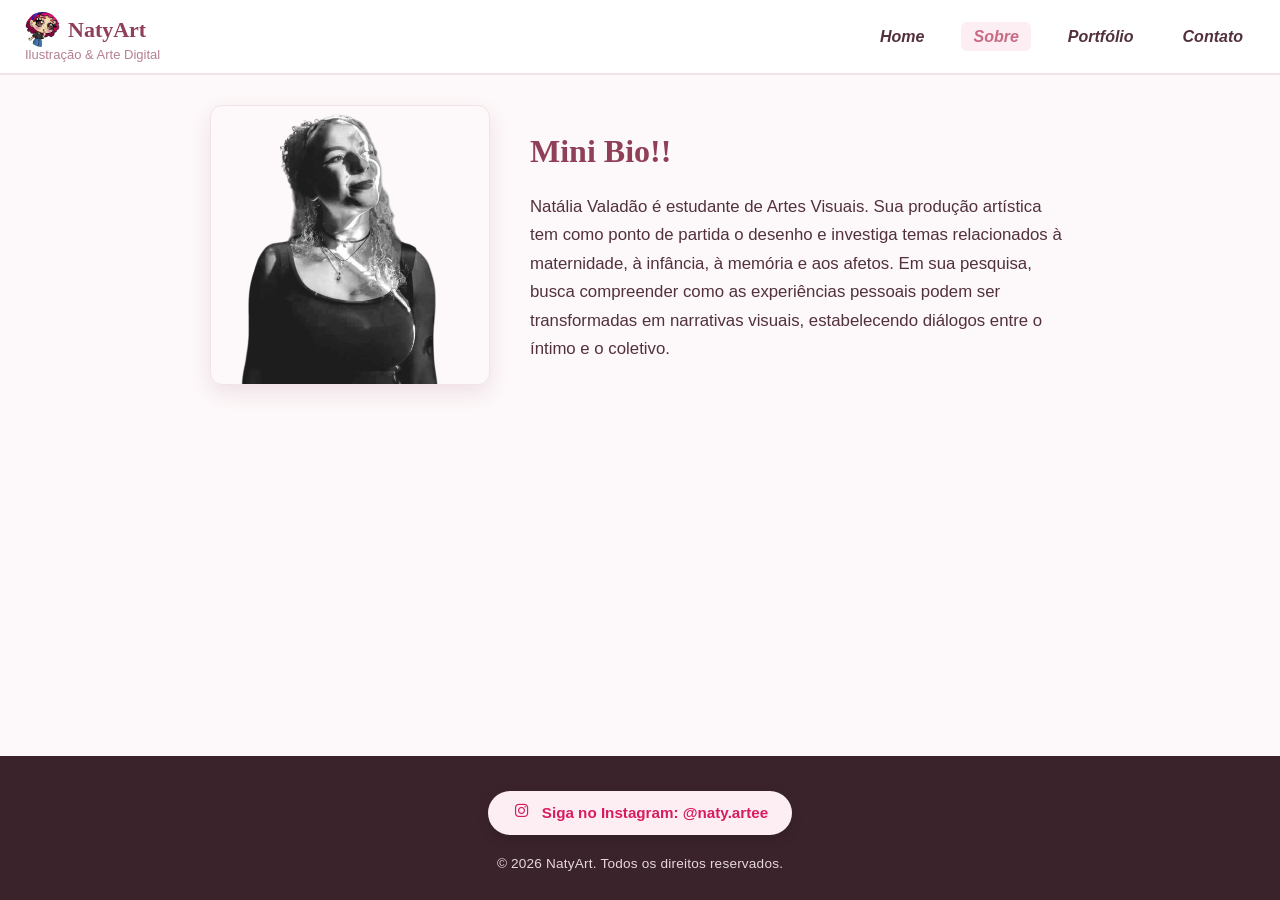
<file: sobre.html>
<!DOCTYPE html>
<html lang="pt-BR">
<head>
    <meta charset="UTF-8">
    <meta name="viewport" content="width=device-width, initial-scale=1.0">
    <title>Sobre | NatyArt</title>

    <!-- Biblioteca de Ícones (Font Awesome CDN) -->
    <link rel="stylesheet" href="https://cdnjs.cloudflare.com/ajax/libs/font-awesome/6.5.1/css/all.min.css" integrity="sha512-DTOQO9RWCH3ppGqcWaEA1BIZOC6xxalwEsw9c2QQeAIftl+Vegovlnee1c9QX4TctnWMn13TZye+giMm8e2LwA==" crossorigin="anonymous" referrerpolicy="no-referrer" />

    <!-- Link para a folha de estilos na pasta css/ -->
    <link rel="stylesheet" href="css/style.css">
	<link rel="icon" href="png/logo.png" type="image/png">
</head>
<body>

    <!-- CABEÇALHO & NAVEGAÇÃO -->
    <header class="header-principal">
        <div class="logo-container">
            <a href="index.html" class="logo">
                <img src="png/logo.png" alt="Logo NatArt" class="logo-img">
                <span>NatyArt</span>
            </a>
            <span class="logo-subtitle">Ilustração & Arte Digital</span>
        </div>

        <nav class="menu-navegacao">
            <ul>
                <li><a href="index.html">Home</a></li>
                <li><a href="sobre.html" class="active">Sobre</a></li>
                <li><a href="portifolio.html">Portfólio</a></li>
                <li><a href="contato.html">Contato</a></li>
            </ul>
        </nav>
    </header>

    <!-- CONTEÚDO PRINCIPAL (SOBRE) -->
    <main>
        <section class="sobre-container">
            <div class="sobre-foto">
                <img src="img/cunhada.png" alt="Retrato da artista Nat">
            </div>
            <div class="sobre-texto">
                <h2>Mini Bio!!</h2>
                <p>
					Natália Valadão é estudante de Artes Visuais. 
					Sua produção artística tem como ponto de partida o desenho e investiga temas relacionados à maternidade, 
					à infância, à memória e aos afetos. 
					Em sua pesquisa, busca compreender 
					como as experiências pessoais podem ser transformadas em narrativas visuais, 
					estabelecendo diálogos entre o íntimo e o coletivo.</p>
            </div>
        </section>
    </main>

    <!-- RODAPÉ & INSTAGRAM -->
    <footer class="footer-principal">
        <a href="https://www.instagram.com/naty.artee" target="_blank" rel="noopener noreferrer" class="btn-instagram">
            <i class="fa-brands fa-instagram"></i>
            Siga no Instagram: @naty.artee
        </a>
        <p>&copy; 2026 NatyArt. Todos os direitos reservados.</p>
    </footer>
</body>
</html>
</file>
<file: css/style.css>
/* ==========================================
   1. RESET & PALETA IDENTIDADE NATART
   ========================================== */

html {
    font-size: 16px;
    overflow-y: scroll;
}

/* Corrigido o seletor universal de '-' para '*' */
* {
    margin: 0;
    padding: 0;
    box-sizing: border-box;
}

body {
    font-family: Arial, sans-serif;
    color: #2b2226;
    background-color: #fdf8f9; /* Fundo off-white levemente rosado */
    line-height: 1.6;
    display: flex;
    flex-direction: column;
    min-height: 100vh;
}

img,
picture,
video {
    max-width: 100%;
    height: auto;
    display: block;
}


/* ==========================================
   2. HOMEPAGE - HERO & DESTAQUES
   ========================================== */

/* Apresentação Principal (Hero Section) */
.hero-principal {
    display: flex;
    align-items: center;
    justify-content: space-between;
    padding: 60px 20px;
    max-width: 1100px;
    margin: 0 auto;
    gap: 40px;
    width: 100%;
}

.hero-texto {
    flex: 1;
}

.hero-texto h1 {
    font-size: 2.5rem;
    color: #8f4058; /* Tom vinho/rosa da marca */
    margin-bottom: 15px;
}

.hero-texto p {
    font-size: 1.2rem;
    margin-bottom: 25px;
    color: #55444c;
}

/* Retrato Principal da Nat */
.hero-imagem {
    flex: 1;
    display: flex;
    justify-content: center;
}

.hero-imagem .img-hero {
    max-width: 280px;
    width: 100%;
    height: 420px;
    object-fit: cover;
    object-position: top center;
    border-radius: 12px;
    box-shadow: 0 8px 20px rgba(143, 64, 88, 0.12);
    display: block;
    margin: 0 auto;
}

/* Botão de Ação na Homepage */
.btn-cta {
    display: inline-block;
    padding: 12px 28px;
    background-color: #8f4058;
    color: #ffffff;
    text-decoration: none;
    font-weight: bold;
    border-radius: 25px;
    transition: background 0.3s ease, transform 0.2s ease;
}

.btn-cta:hover {
    background-color: #703043;
    transform: translateY(-2px);
}

/* Área para as 3 fotos em destaque */
.destaques-secao {
    padding: 40px 20px;
    max-width: 1100px;
    margin: 0 auto;
    width: 100%;
    text-align: center;
}

.destaques-secao h2 {
    color: #8f4058;
    margin-bottom: 30px;
    font-size: 1.8rem;
    font-family: 'Times New Roman', serif;
}

.grid-container {
    display: grid;
    grid-template-columns: repeat(auto-fit, minmax(280px, 1fr));
    gap: 25px;
}

.grid-item img {
    width: 100%;
    height: 340px;
    object-fit: cover;
    border-radius: 12px;
    box-shadow: 0 4px 15px rgba(0, 0, 0, 0.08);
    transition: transform 0.3s ease;
}

.grid-item img:hover {
    transform: translateY(-5px);
}


/* ==========================================
   3. CABEÇALHO & LOGO
   ========================================== */

.header,
.header-principal {
    width: 100%;
    min-height: 65px;
    display: flex;
    justify-content: space-between;
    align-items: center;
    padding: 12px 25px;
    background-color: #ffffff;
    color: #2b2226;
    border-bottom: 2px solid #f2e3e7;
    position: sticky;
    top: 0;
    z-index: 1000;
}

.logo-container {
    display: flex;
    flex-direction: column;
    align-items: flex-start;
    flex-shrink: 0;
}

.logo-header,
.logo {
    display: flex;
    align-items: center;
    gap: 8px;
    text-decoration: none;
    font-family: 'Times New Roman', serif;
    font-size: 22px;
    font-weight: bold;
    color: #8f4058;
}

.logo-img {
    width: 35px;
    height: 35px;
    flex-shrink: 0;
    border-radius: 50%;
    object-fit: cover;
}

.logo-subtitle {
    display: block;
    margin-top: 1px;
    font-size: 13px;
    line-height: 1;
    color: #b58090;
    white-space: nowrap;
}


/* ==========================================
   4. MENU DE NAVEGAÇÃO
   ========================================== */

.nav-menu,
.menu-navegacao ul {
    display: flex;
    align-items: center;
    list-style: none;
    gap: 25px;
    margin: 0;
    padding: 0;
}

.nav-menu a,
.menu-navegacao a {
    font-size: 16px;
    font-weight: bold;
    color: #52313d;
    text-decoration: none;
    white-space: nowrap;
    transition: all 0.3s ease;
    font-style: italic;
    padding: 6px 12px;
    border-radius: 6px;
}

.nav-menu a:hover,
.nav-menu a.active,
.menu-navegacao a:hover,
.menu-navegacao a.active {
    color: #c86b85;
    background-color: #fceef2;
}


/* ==========================================
   5. SEÇÃO SOBRE (FOTO & TEXTO ANIMADO)
   ========================================== */

.sobre-container {
    display: flex;
    flex-direction: row;
    align-items: center;
    justify-content: center;
    gap: 40px;
    max-width: 900px;
    margin: 30px auto;
    padding: 0 20px;
}

.sobre-foto {
    flex: 0 0 280px;
    max-width: 280px;
    position: relative;
    z-index: 2;
}

.sobre-foto img {
    width: 100%;
    height: auto;
    border-radius: 12px;
    border: 1px solid #f2e3e7;
    box-shadow: 0 8px 20px rgba(143, 64, 88, 0.12);
    object-fit: cover;
}

.sobre-texto {
    flex: 1;
    display: flex;
    flex-direction: column;
    align-items: flex-start;
    text-align: left;
    position: relative;
    z-index: 1;
    animation: surgirDeTras 1.2s cubic-bezier(0.25, 1, 0.5, 1) forwards;
}

.sobre-texto h2 {
    font-size: 2rem;
    color: #8f4058;
    margin-bottom: 15px;
    font-family: 'Times New Roman', serif;
}

.sobre-texto p {
    font-size: 1.05rem;
    line-height: 1.7;
    color: #52313d;
}

@keyframes surgirDeTras {
    0% {
        opacity: 0;
        transform: translateX(-80px) scale(0.95);
    }
    100% {
        opacity: 1;
        transform: translateX(0) scale(1);
    }
}


/* ==========================================
   6. CARROSSEL PREMIUM
   ========================================== */

.galeria-section {
    width: 100%;
    max-width: 950px;
    margin: 10px auto 30px auto;
    padding: 0 15px;
    box-sizing: border-box;
    text-align: center;
}

.galeria-section h2 {
    font-size: 2.2rem;
    color: #8f4058;
    margin-bottom: 20px;
    font-family: 'Times New Roman', serif;
}

.carousel-container {
    position: relative;
    width: 100%;
    margin: 0 auto;
    overflow: hidden;
    border-radius: 16px;
    background: linear-gradient(145deg, #fbf2f4, #ffffff);
    box-shadow: 0 10px 30px rgba(143, 64, 88, 0.08);
    border: 1px solid #f2dbe1;
    transition: box-shadow 0.3s ease;
}

.carousel-container:hover {
    box-shadow: 0 15px 40px rgba(143, 64, 88, 0.15);
}

.carousel-track {
    display: flex;
    transition: transform 0.45s cubic-bezier(0.25, 1, 0.5, 1);
    width: 100%;
}

.carousel-slide {
    min-width: 100%;
    box-sizing: border-box;
    padding: 25px 20px 20px 20px;
    display: flex;
    flex-direction: column;
    align-items: center;
    justify-content: center;
}

.carousel-slide img {	
    max-width: 100%;
    max-height: 560px;
    object-fit: contain;
    border-radius: 10px;
    filter: drop-shadow(0 6px 14px rgba(143, 64, 88, 0.12));
}

.slide-caption {
    margin-top: 18px;
    padding: 10px 15px;
    text-align: center;
}

.slide-caption h3 {
    margin: 0 0 4px 0;
    font-family: 'Times New Roman', serif;
    font-size: 1.5rem;
    color: #52313d;
    font-weight: 700;
}

.slide-caption p {
    margin: 0;
    font-size: 0.95rem;
    color: #8f6875;
    font-style: italic;
}

.carousel-btn {
    position: absolute;
    top: 50%;
    transform: translateY(-50%);
    background: rgba(255, 255, 255, 0.85);
    color: #8f4058;
    border: 1px solid #f2dbe1;
    width: 46px;
    height: 46px;
    border-radius: 50%;
    cursor: pointer;
    font-size: 20px;
    display: flex;
    align-items: center;
    justify-content: center;
    z-index: 10;
    backdrop-filter: blur(6px);
    box-shadow: 0 4px 12px rgba(143, 64, 88, 0.1);
    transition: all 0.25s ease;
}

.carousel-btn:hover {
    background: #8f4058;
    color: #ffffff;
    transform: translateY(-50%) scale(1.1);
}

.carousel-btn.prev { left: 15px; }
.carousel-btn.next { right: 15px; }

.carousel-dots {
    display: flex;
    justify-content: center;
    align-items: center;
    gap: 8px;
    margin-top: 20px;
}

.dot {
    width: 10px;
    height: 10px;
    border-radius: 20px;
    background-color: #ebccd4;
    cursor: pointer;
    transition: all 0.3s cubic-bezier(0.4, 0, 0.2, 1);
}

.dot.active {
    width: 28px;
    background-color: #8f4058;
}


/* ==========================================
   7. CONTATO
   ========================================== */

.contato-container {
    display: flex;
    flex-direction: row;
    align-items: center;
    justify-content: space-between;
    gap: 50px;
    width: 100%;
    max-width: 1100px;
    margin: 30px auto;
    padding: 0 20px;
}

.form-contato {
    flex: 1.2;
    width: 100%;
    display: flex;
    flex-direction: column;
    gap: 22px;
}

.campo {
    display: flex;
    flex-direction: column;
    gap: 6px;
}

.campo label {
    font-size: 0.95rem;
    font-weight: bold;
    color: #8f4058;
    text-transform: uppercase;
    letter-spacing: 0.8px;
}

.campo input,
.campo textarea {
    width: 100%;
    padding: 16px 18px;
    font-size: 1.05rem;
    color: #2b2226;
    background-color: #ffffff;
    border: 1.5px solid #f2dbe1;
    border-radius: 8px;
    outline: none;
    transition: all 0.25s ease;
    box-shadow: 0 2px 6px rgba(143, 64, 88, 0.04);
}

.campo textarea {
    min-height: 160px;
    resize: vertical;
}

.campo input:focus,
.campo textarea:focus {
    border-color: #8f4058;
    box-shadow: 0 0 0 4px rgba(143, 64, 88, 0.12);
}

.btn-enviar {
    padding: 16px 32px;
    background-color: #8f4058;
    color: #ffffff;
    border: none;
    border-radius: 8px;
    font-size: 1rem;
    font-weight: bold;
    letter-spacing: 1.5px;
    text-transform: uppercase;
    cursor: pointer;
    transition: background-color 0.3s ease, transform 0.2s ease;
    margin-top: 10px;
}

.btn-enviar:hover {
    background-color: #c86b85;
    transform: translateY(-2px);
}

.contato-info {
    flex: 1;
    width: 100%;
    display: flex;
    justify-content: center;
    align-items: center;
}

.contato-info img {
    max-width: 320px;
    width: 100%;
    height: 380px;
    object-fit: cover;
    object-position: center 13%;
    border-radius: 12px;
    filter: brightness(1.05) contrast(0.95);
}


/* ==========================================
   8. RODAPÉ & INSTAGRAM
   ========================================== */

footer,
.footer,
.footer-principal {
    width: 100%;
    margin-top: auto;
    padding: 35px 20px 25px 20px;
    text-align: center;
    background-color: #3b232c;
    color: #ffffff;
    display: flex;
    flex-direction: column;
    align-items: center;
    gap: 18px;
}

/* Botão Siga no Instagram */
.btn-instagram {
    display: inline-flex;
    align-items: center;
    justify-content: center;
    gap: 10px;
    background-color: #fceef2;
    color: #d81b60;
    padding: 10px 24px;
    border-radius: 25px;
    text-decoration: none;
    font-weight: bold;
    font-size: 0.95rem;
    transition: all 0.3s ease;
    box-shadow: 0 4px 12px rgba(0, 0, 0, 0.15);
}

.btn-instagram:hover {
    background-color: #ffffff;
    transform: translateY(-2px);
    box-shadow: 0 6px 16px rgba(0, 0, 0, 0.2);
}

.btn-instagram svg,
.btn-instagram i {
    width: 20px;
    height: 20px;
    fill: currentColor;
}

/* Texto de Direitos Autoriais */
footer p,
.footer p,
.footer-principal p {
    margin: 0;
    font-size: 0.85rem;
    color: #e8d7dd;
    letter-spacing: 0.2px;
}


/* ==========================================
   9. RESPONSIVIDADE (DISPOSITIVOS MÓVEIS)
   ========================================== */

@media (max-width: 768px) {
    .header,
    .header-principal {
        flex-direction: column;
        gap: 12px;
        padding: 12px 15px;
    }

    .logo-subtitle {
        display: none;
    }

    .nav-menu,
    .menu-navegacao ul {
        gap: 12px;
    }

    .nav-menu a,
    .menu-navegacao a {
        font-size: 14px;
    }

    .hero-principal {
        flex-direction: column-reverse;
        text-align: center;
        padding: 30px 20px;
    }

    .sobre-container {
        flex-direction: column;
        text-align: center;
        gap: 20px;
    }

    .sobre-foto {
        max-width: 220px;
    }

    .sobre-texto {
        align-items: center;
        text-align: center;
    }

    .carousel-slide img {
        max-height: 400px;
    }

    .carousel-btn {
        width: 38px;
        height: 38px;
        font-size: 16px;
    }

    .contato-container {
        flex-direction: column;
        gap: 35px;
    }
}



/* ==========================================
   PORTFÓLIO - OPÇÃO 1: GRID (GALERIA)
   ========================================== */

.portfolio-section {
    max-width: 1100px;
    margin: 30px auto;
    padding: 0 20px;
    text-align: center;
}

.portfolio-section h2 {
    font-size: 2.2rem;
    color: #8f4058;
    font-family: 'Times New Roman', serif;
}

.portfolio-subtitulo {
    color: #8f6875;
    margin-bottom: 35px;
    font-style: italic;
}

.portfolio-grid {
    display: grid;
    grid-template-columns: repeat(auto-fill, minmax(280px, 1fr));
    gap: 30px;
}

.portfolio-card {
    background: #ffffff;
    border-radius: 12px;
    overflow: hidden;
    border: 1px solid #f2dbe1;
    box-shadow: 0 4px 15px rgba(143, 64, 88, 0.06);
    transition: transform 0.3s ease, box-shadow 0.3s ease;
    display: flex;
    flex-direction: column;
}

.portfolio-card:hover {
    transform: translateY(-5px);
    box-shadow: 0 10px 25px rgba(143, 64, 88, 0.15);
}

.portfolio-img-container {
    width: 100%;
    height: 320px;
    overflow: hidden;
    background-color: #fbf2f4;
}

.portfolio-img-container img {
    width: 100%;
    height: 100%;
    object-fit: cover;
}

.portfolio-info {
    padding: 18px 15px;
    text-align: center;
}

.portfolio-info h3 {
    font-size: 1.2rem;
    color: #52313d;
    font-family: 'Times New Roman', serif;
    margin-bottom: 6px;
}

.portfolio-info p {
    font-size: 0.9rem;
    color: #8f6875;
    font-style: italic;
}

.portfolio-cta {
    margin-top: 45px;
}

/* ==========================================
   EFEITO ANTES E DEPOIS (PROCESSO CRIATIVO)
   ========================================== */

.portfolio-img-container {
    position: relative;
    width: 100%;
    height: 320px;
    overflow: hidden;
    background-color: #fbf2f4;
}

/* Configuração comum para ambas as imagens */
.portfolio-img-container img {
    width: 100%;
    height: 100%;
    object-fit: cover;
    object-position: center 40%;
    position: absolute;
    top: 0;
    left: 0;
    transition: opacity 0.4s ease-in-out;
}

/* A imagem "depois" (arte final) fica visível por cima */
.portfolio-img-container .img-depois {
    opacity: 1;
    z-index: 2;
}

/* A imagem "antes" (processo) fica oculta por baixo */
.portfolio-img-container .img-antes {
    opacity: 0;
    z-index: 1;
}

/* AO PASSAR O RATO (HOVER): Inverte a opacidade suavemente */
.portfolio-card:hover .img-depois {
    opacity: 0;
}

.portfolio-card:hover .img-antes {
    opacity: 1;
}

/* Tag indicativa discreta no canto */
.badge-processo {
    position: absolute;
    bottom: 10px;
    right: 10px;
    background: rgba(59, 35, 44, 0.8);
    color: #ffffff;
    font-size: 0.75rem;
    padding: 4px 10px;
    border-radius: 12px;
    z-index: 3;
    pointer-events: none;
    transition: opacity 0.3s ease;
}

.portfolio-card:hover .badge-processo {
    opacity: 0;
}

/* ==========================================
   GALERIA DE ETAPAS MÚLTIPLAS (BASE)
   ========================================== */

.portfolio-img-container.galeria-etapas {
    position: relative;
    width: 100%;
    height: 320px;
    cursor: pointer;
    overflow: hidden;
    background-color: #fbf2f4;
}

.portfolio-img-container.galeria-etapas img.etapa-img {
    width: 100%;
    height: 100%;
    object-fit: cover;
    object-position: center center; /* Padrão central */
    transform: scale(1); /* Tamanho padrão base */
    position: absolute;
    top: 0;
    left: 0;
    opacity: 0;
    transition: opacity 0.4s ease-in-out, transform 0.3s ease;
}

.portfolio-img-container.galeria-etapas img.etapa-img.active {
    opacity: 1;
}


/* ==========================================
   AJUSTES INDIVIDUAIS POR OBRA (1 a 20)
   Altere o scale para o zoom e o object-position para subir/descer
   ========================================== */

/* ==========================================
	AJUSTE DA ARTE (REUNIAO DE PAIS)
   ========================================== */
.portfolio-grid .portfolio-card:nth-child(1) img[src$="arte1.jpg"] {
    object-fit: contain;
    object-position: center center;
    transform: scale(1);
    background-color: #fbf2f4;
}

.portfolio-grid .portfolio-card:nth-child(1) .etapa-img {
	object-fit: cover;
    object-position: center center;
    transform: scale(1);
	background-color: #fbf2f4;
}
/* ==========================================
	AJUSTE DA ARTE (Maternidade e o Florescer de Outra Mulher)
   ========================================== */
.portfolio-grid .portfolio-card:nth-child(2) .etapa-img {
   	object-fit: cover;
    object-position: center center;
    transform: scale(1);
	background-color: #fbf2f4;
}

/* Arte 3 */
.portfolio-grid .portfolio-card:nth-child(3) .etapa-img {
    object-position: center 40%;
    transform: scale(1.0);
}

/* Arte 4 */
.portfolio-grid .portfolio-card:nth-child(4) .etapa-img {
    object-position: center 40%;
    transform: scale(1.0);
}

/* Arte 5 */
.portfolio-grid .portfolio-card:nth-child(5) .etapa-img {
    object-position: center 40%;
    transform: scale(1.0);
}

/* Arte 6 */
.portfolio-grid .portfolio-card:nth-child(6) .etapa-img {
    object-position: center 40%;
    transform: scale(1.0);
}

/* Arte 7 */
.portfolio-grid .portfolio-card:nth-child(7) .etapa-img {
    object-position: center 40%;
    transform: scale(1.0);
}

/* Arte 8 */
.portfolio-grid .portfolio-card:nth-child(8) .etapa-img {
    object-position: center 50%;
    transform: scale(0.99);
}

/* Arte 9 */
.portfolio-grid .portfolio-card:nth-child(9) .etapa-img {
    object-position: center 50%;
    transform: scale(1.0);
}

/* Arte 10 */
.portfolio-grid .portfolio-card:nth-child(10) .etapa-img {
    object-position: center 55%;
    transform: scale(1.0);
}

/* Arte 11 */
.portfolio-grid .portfolio-card:nth-child(11) .etapa-img {
    object-position: center 50%;
    transform: scale(1.0);
}

/* Arte 12 */
.portfolio-grid .portfolio-card:nth-child(12) .etapa-img {
    object-position: center 40%;
    transform: scale(1.0);
}

/* Arte 13 */
.portfolio-grid .portfolio-card:nth-child(13) .etapa-img {
    object-position: center 40%;
    transform: scale(1.0);
}

/* Arte 14 */
.portfolio-grid .portfolio-card:nth-child(14) .etapa-img {
    object-position: center 40%;
    transform: scale(1.0);
}

/* Arte 15 */
.portfolio-grid .portfolio-card:nth-child(15) .etapa-img {
    object-position: center 40%;
    transform: scale(1.0);
}

/* Arte 16 */
.portfolio-grid .portfolio-card:nth-child(16) .etapa-img {
    object-position: center 40%;
    transform: scale(1.0);
}

/* Arte 17 */
.portfolio-grid .portfolio-card:nth-child(17) .etapa-img {
    object-position: center 40%;
    transform: scale(1.20);
}

/* Arte 18 */
.portfolio-grid .portfolio-card:nth-child(18) .etapa-img {
    object-position: center 40%;
    transform: scale(1.0);
}

/* Arte 19 */
.portfolio-grid .portfolio-card:nth-child(19) .etapa-img {
    object-position: center 40%;
    transform: scale(1.08);
}

/* Arte 20 */
.portfolio-grid .portfolio-card:nth-child(20) .etapa-img {
    object-position: center 40%;
    transform: scale(1.0);
}
</file>
